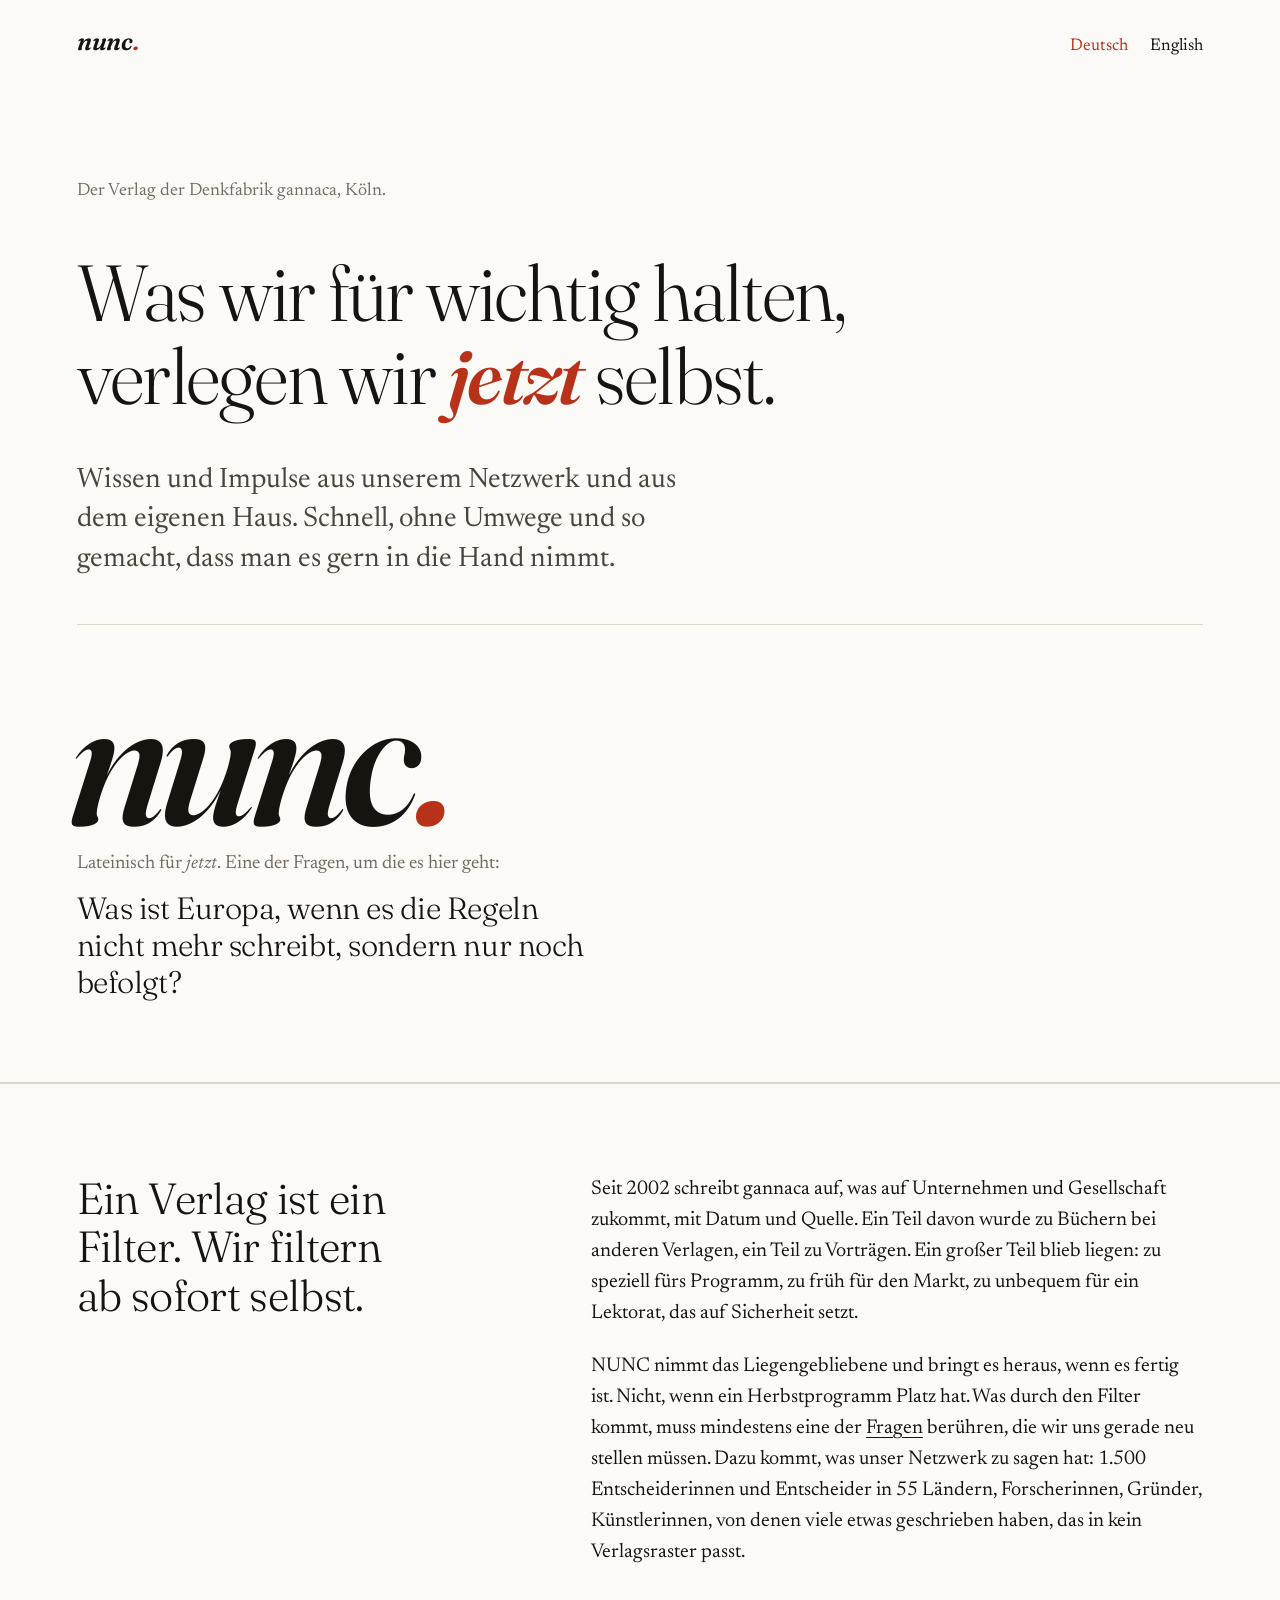
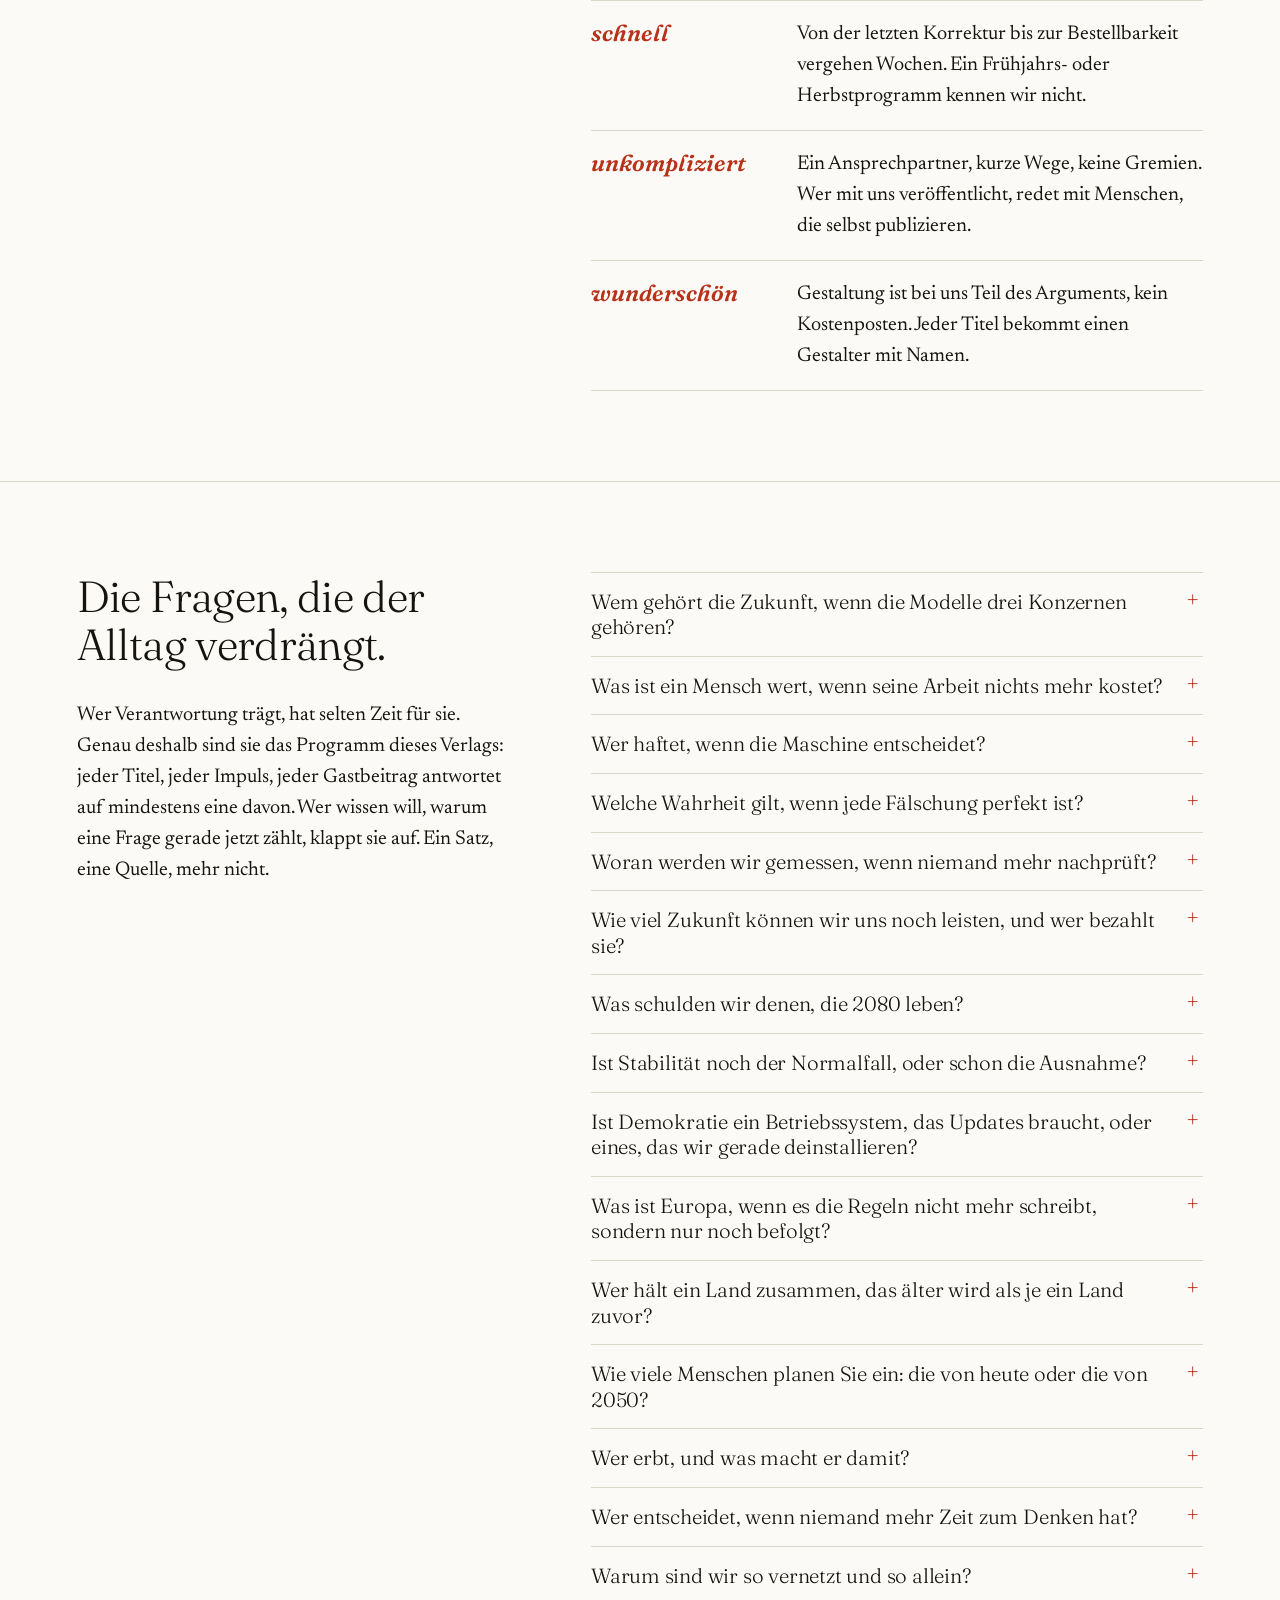
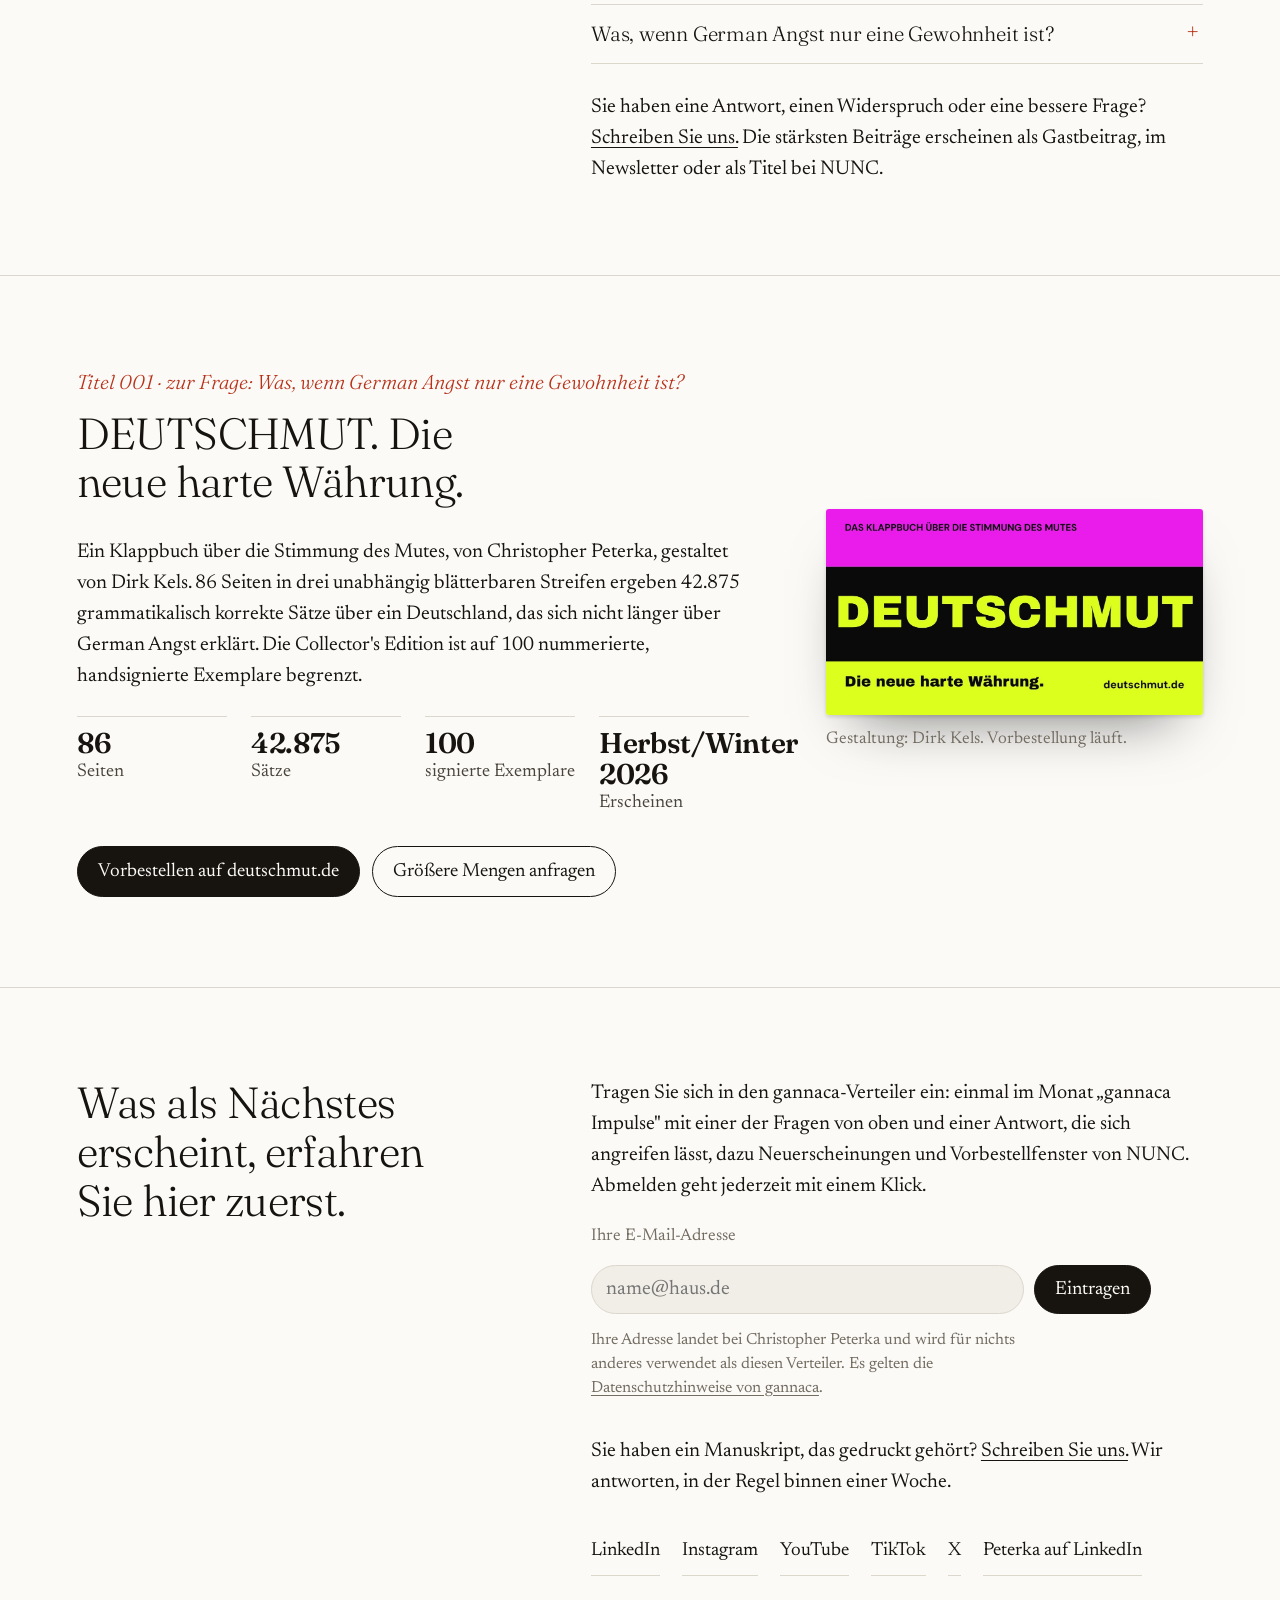
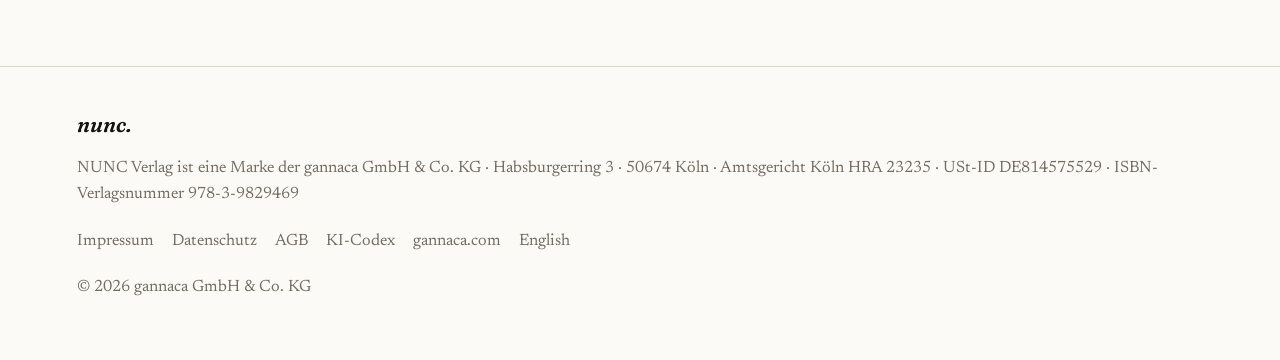
<file: index.html>
<!doctype html>
<html lang="de">
<head>
  <meta charset="utf-8">
  <meta name="viewport" content="width=device-width, initial-scale=1, viewport-fit=cover">
  <title>NUNC Verlag · Was wir für wichtig halten, verlegen wir jetzt selbst.</title>
  <meta name="description" content="NUNC ist der Verlag der Denkfabrik gannaca: Wissen und Impulse aus dem Netzwerk und aus dem eigenen Haus, schnell und schön gemacht. Erster Titel: DEUTSCHMUT.">
  <link rel="canonical" href="https://nunc.gannaca.com/">
  <link rel="alternate" hreflang="de" href="https://nunc.gannaca.com/">
  <link rel="alternate" hreflang="en" href="https://nunc.gannaca.com/en/">
  <link rel="alternate" hreflang="x-default" href="https://nunc.gannaca.com/">
  <meta name="theme-color" content="#fbfaf7" media="(prefers-color-scheme: light)">
  <meta name="theme-color" content="#121110" media="(prefers-color-scheme: dark)">
  <meta property="og:type" content="website">
  <meta property="og:site_name" content="NUNC Verlag · gannaca">
  <meta property="og:title" content="NUNC Verlag · Was wir für wichtig halten, verlegen wir jetzt selbst.">
  <meta property="og:description" content="Der Verlag der Denkfabrik gannaca. Erster Titel: DEUTSCHMUT, die neue harte Währung.">
  <meta property="og:url" content="https://nunc.gannaca.com/">
  <meta property="og:image" content="https://nunc.gannaca.com/assets/img/og.jpg">
  <meta property="og:locale" content="de_DE">
  <meta name="twitter:card" content="summary_large_image">
  <link rel="icon" href="/assets/img/favicon.svg" type="image/svg+xml">
  <link rel="preload" href="/assets/fonts/fraunces-italic-600-latin.woff2" as="font" type="font/woff2" crossorigin>
  <link rel="preload" href="/assets/fonts/fraunces-normal-300-latin.woff2" as="font" type="font/woff2" crossorigin>
  <link rel="stylesheet" href="/assets/nunc.css">
</head>
<body>
<a class="skip" href="#main">Zum Inhalt</a>

<header class="top">
  <a class="mark" href="/" aria-label="NUNC Verlag, Startseite">nunc<span>.</span></a>
  <nav aria-label="Sprache">
    <a href="/" aria-current="page" lang="de">Deutsch</a>
    <a href="/en/" lang="en">English</a>
  </nav>
</header>

<main id="main">

  <section class="hero" aria-labelledby="h1">
    <p class="kicker seq">Der Verlag der Denkfabrik gannaca, Köln.</p>
    <h1 id="h1" class="seq">Was wir für wichtig halten, verlegen wir <em>jetzt</em> selbst.</h1>
    <p class="lede seq">Wissen und Impulse aus unserem Netzwerk und aus dem eigenen Haus. Schnell, ohne Umwege und so gemacht, dass man es gern in die Hand nimmt.</p>
    <div class="nunc seq">
      <p class="word" aria-hidden="true">nunc<i>.</i></p>
      <p class="colophon">Lateinisch für <i>jetzt</i>. Eine der Fragen, um die es hier geht:</p>
      <p class="rotor" aria-live="polite"><span id="rotor">Was ist ein Mensch wert, wenn seine Arbeit nichts mehr kostet?</span></p>
    </div>
  </section>

  <section aria-labelledby="h-warum">
    <div class="two">
      <h2 id="h-warum" class="reveal">Ein Verlag ist ein Filter. Wir filtern ab sofort selbst.</h2>
      <div class="reveal">
        <p>Seit 2002 schreibt gannaca auf, was auf Unternehmen und Gesellschaft zukommt, mit Datum und Quelle. Ein Teil davon wurde zu Büchern bei anderen Verlagen, ein Teil zu Vorträgen. Ein großer Teil blieb liegen: zu speziell fürs Programm, zu früh für den Markt, zu unbequem für ein Lektorat, das auf Sicherheit setzt.</p>
        <p>NUNC nimmt das Liegengebliebene und bringt es heraus, wenn es fertig ist. Nicht, wenn ein Herbstprogramm Platz hat. Was durch den Filter kommt, muss mindestens eine der <a href="#fragen">Fragen</a> berühren, die wir uns gerade neu stellen müssen. Dazu kommt, was unser Netzwerk zu sagen hat: 1.500 Entscheiderinnen und Entscheider in 55 Ländern, Forscherinnen, Gründer, Künstlerinnen, von denen viele etwas geschrieben haben, das in kein Verlagsraster passt.</p>
        <ul class="claims">
          <li><b>schnell</b><span>Von der letzten Korrektur bis zur Bestellbarkeit vergehen Wochen. Ein Frühjahrs- oder Herbstprogramm kennen wir nicht.</span></li>
          <li><b>unkompliziert</b><span>Ein Ansprechpartner, kurze Wege, keine Gremien. Wer mit uns veröffentlicht, redet mit Menschen, die selbst publizieren.</span></li>
          <li><b>wunderschön</b><span>Gestaltung ist bei uns Teil des Arguments, kein Kostenposten. Jeder Titel bekommt einen Gestalter mit Namen.</span></li>
        </ul>
      </div>
    </div>
  </section>

  <section id="fragen" aria-labelledby="h-fragen">
    <div class="two">
      <div>
        <h2 id="h-fragen" class="reveal">Die Fragen, die der Alltag verdrängt.</h2>
        <p class="reveal">Wer Verantwortung trägt, hat selten Zeit für sie. Genau deshalb sind sie das Programm dieses Verlags: jeder Titel, jeder Impuls, jeder Gastbeitrag antwortet auf mindestens eine davon. Wer wissen will, warum eine Frage gerade jetzt zählt, klappt sie auf. Ein Satz, eine Quelle, mehr nicht.</p>
      </div>
      <div class="reveal">
        <div class="qlist">
          <details class="q">
            <summary><span>Wem gehört die Zukunft, wenn die Modelle drei Konzernen gehören?</span></summary>
            <p>Die Rechenleistung hinter den größten KI-Modellen wächst seit Jahren um das Vier- bis Fünffache pro Jahr, und nur eine Handvoll Firmen kann das noch bezahlen. <a href="https://epoch.ai/trends" target="_blank" rel="noopener">Quelle: Epoch AI, Trends</a></p>
          </details>
          <details class="q">
            <summary><span>Was ist ein Mensch wert, wenn seine Arbeit nichts mehr kostet?</span></summary>
            <p>KI-Systeme erreichen in immer mehr Benchmarks menschliche Leistung, während die Kosten pro Abfrage um Größenordnungen fallen. <a href="https://aiindex.stanford.edu/" target="_blank" rel="noopener">Quelle: Stanford AI Index</a></p>
          </details>
          <details class="q">
            <summary><span>Wer haftet, wenn die Maschine entscheidet?</span></summary>
            <p>Seit August 2026 gelten in der EU die Pflichten für Hochrisiko-KI-Systeme, und „das hat das System so vorgeschlagen“ ist keine Entschuldigung mehr. <a href="https://artificialintelligenceact.eu/" target="_blank" rel="noopener">Quelle: EU AI Act, Zeitplan</a></p>
          </details>
          <details class="q">
            <summary><span>Welche Wahrheit gilt, wenn jede Fälschung perfekt ist?</span></summary>
            <p>Das Vertrauen in Nachrichten liegt weltweit seit Jahren nur um die 40 Prozent, und die Sorge, Echtes nicht mehr von Gefälschtem unterscheiden zu können, wächst mit jeder Erhebung. <a href="https://reutersinstitute.politics.ox.ac.uk/digital-news-report" target="_blank" rel="noopener">Quelle: Reuters Institute, Digital News Report</a></p>
          </details>
          <details class="q">
            <summary><span>Woran werden wir gemessen, wenn niemand mehr nachprüft?</span></summary>
            <p>Der Global Risks Report führt Fehl- und Desinformation als größtes kurzfristiges Risiko für die Welt. <a href="https://www.weforum.org/publications/global-risks-report-2025/" target="_blank" rel="noopener">Quelle: World Economic Forum, Global Risks Report</a></p>
          </details>
          <details class="q">
            <summary><span>Wie viel Zukunft können wir uns noch leisten, und wer bezahlt sie?</span></summary>
            <p>Das verbleibende CO₂-Budget für 1,5 Grad ist beim heutigen Ausstoß in wenigen Jahren aufgebraucht. <a href="https://globalcarbonbudget.org/" target="_blank" rel="noopener">Quelle: Global Carbon Budget</a></p>
          </details>
          <details class="q">
            <summary><span>Was schulden wir denen, die 2080 leben?</span></summary>
            <p>Die Entscheidungen dieses Jahrzehnts legen Klimafolgen für Jahrhunderte fest, in beide Richtungen. <a href="https://www.ipcc.ch/report/ar6/syr/" target="_blank" rel="noopener">Quelle: IPCC, Sechster Sachstandsbericht</a></p>
          </details>
          <details class="q">
            <summary><span>Ist Stabilität noch der Normalfall, oder schon die Ausnahme?</span></summary>
            <p>Mindestens sechs von neun planetaren Grenzen sind überschritten; das System, in dem unsere Institutionen entstanden sind, gibt es so nicht mehr. <a href="https://www.stockholmresilience.org/research/planetary-boundaries.html" target="_blank" rel="noopener">Quelle: Stockholm Resilience Centre, Planetary Boundaries</a></p>
          </details>
          <details class="q">
            <summary><span>Ist Demokratie ein Betriebssystem, das Updates braucht, oder eines, das wir gerade deinstallieren?</span></summary>
            <p>Die weltweite Freiheit geht seit fast zwei Jahrzehnten Jahr für Jahr zurück. <a href="https://freedomhouse.org/report/freedom-world" target="_blank" rel="noopener">Quelle: Freedom House, Freedom in the World</a></p>
          </details>
          <details class="q">
            <summary><span>Was ist Europa, wenn es die Regeln nicht mehr schreibt, sondern nur noch befolgt?</span></summary>
            <p>In den letzten 50 Jahren ist in der EU kein einziges Unternehmen neu entstanden, das heute mehr als 100 Milliarden Euro wert ist. <a href="https://commission.europa.eu/topics/eu-competitiveness/draghi-report_en" target="_blank" rel="noopener">Quelle: Draghi-Bericht zur Wettbewerbsfähigkeit</a></p>
          </details>
          <details class="q">
            <summary><span>Wer hält ein Land zusammen, das älter wird als je ein Land zuvor?</span></summary>
            <p>Die Zahl der Menschen ab 67 in Deutschland steigt bis Mitte der 2030er um mindestens vier Millionen, während die Zahl der Erwerbsfähigen sinkt. <a href="https://www.destatis.de/DE/Themen/Gesellschaft-Umwelt/Bevoelkerung/Bevoelkerungsvorausberechnung/_inhalt.html" target="_blank" rel="noopener">Quelle: Statistisches Bundesamt, Bevölkerungsvorausberechnung</a></p>
          </details>
          <details class="q">
            <summary><span>Wie viele Menschen planen Sie ein: die von heute oder die von 2050?</span></summary>
            <p>Die Weltbevölkerung wächst noch bis in die 2080er auf rund 10,3 Milliarden und schrumpft danach; Deutschland schrumpft früher. <a href="https://population.un.org/wpp/" target="_blank" rel="noopener">Quelle: UN World Population Prospects</a></p>
          </details>
          <details class="q">
            <summary><span>Wer erbt, und was macht er damit?</span></summary>
            <p>In Deutschland wechseln jedes Jahr bis zu 400 Milliarden Euro durch Erbschaft und Schenkung den Besitzer, so viel wie nie zuvor. <a href="https://www.diw.de/de/diw_01.c.100319.de/publikationen/wochenbericht.html" target="_blank" rel="noopener">Quelle: DIW Wochenbericht</a></p>
          </details>
          <details class="q">
            <summary><span>Wer entscheidet, wenn niemand mehr Zeit zum Denken hat?</span></summary>
            <p>Weltweit fühlt sich nur etwa jeder fünfte Beschäftigte seiner Arbeit verbunden; Entscheidungen fallen in Organisationen, die innerlich abwesend sind. <a href="https://www.gallup.com/workplace/349484/state-of-the-global-workplace.aspx" target="_blank" rel="noopener">Quelle: Gallup, State of the Global Workplace</a></p>
          </details>
          <details class="q">
            <summary><span>Warum sind wir so vernetzt und so allein?</span></summary>
            <p>Die WHO hat eine eigene Kommission für soziale Verbundenheit eingesetzt, weil Einsamkeit inzwischen als Gesundheitsrisiko in der Größenordnung des Rauchens gilt. <a href="https://www.who.int/groups/commission-on-social-connection" target="_blank" rel="noopener">Quelle: WHO Commission on Social Connection</a></p>
          </details>
          <details class="q">
            <summary><span>Was, wenn German Angst nur eine Gewohnheit ist?</span></summary>
            <p>Seit 2002 sind 139 von 330 datierten Foresight-Aussagen öffentlich eingetreten; Zukunft ist kein Schicksal, sie ist Buchführung. <a href="https://foresight.gannaca.com/" target="_blank" rel="noopener">Quelle: gannaca Foresight-Tracker</a></p>
          </details>
        </div>
        <p class="qcta">Sie haben eine Antwort, einen Widerspruch oder eine bessere Frage? <a href="mailto:peterka@gannaca.com?subject=NUNC%20%C2%B7%20Frage">Schreiben Sie uns.</a> Die stärksten Beiträge erscheinen als Gastbeitrag, im Newsletter oder als Titel bei NUNC.</p>
      </div>
    </div>
  </section>

  <section aria-labelledby="h-titel">
    <div class="title-block">
      <div class="reveal">
        <p class="ordinal">Titel 001 · zur Frage: Was, wenn German Angst nur eine Gewohnheit ist?</p>
        <h2 id="h-titel">DEUTSCHMUT. Die neue harte Währung.</h2>
        <p>Ein Klappbuch über die Stimmung des Mutes, von Christopher Peterka, gestaltet von Dirk Kels. 86 Seiten in drei unabhängig blätterbaren Streifen ergeben 42.875 grammatikalisch korrekte Sätze über ein Deutschland, das sich nicht länger über German Angst erklärt. Die Collector's Edition ist auf 100 nummerierte, handsignierte Exemplare begrenzt.</p>
        <ul class="facts" aria-label="Eckdaten">
          <li><strong>86</strong>Seiten</li>
          <li><strong>42.875</strong>Sätze</li>
          <li><strong>100</strong>signierte Exemplare</li>
          <li><strong>Herbst/Winter 2026</strong>Erscheinen</li>
        </ul>
        <div class="actions">
          <a class="btn" href="https://www.deutschmut.de" target="_blank" rel="noopener">Vorbestellen auf deutschmut.de</a>
          <a class="btn ghost" href="mailto:peterka@gannaca.com?subject=DEUTSCHMUT%20%C2%B7%20gr%C3%B6%C3%9Fere%20Mengen">Größere Mengen anfragen</a>
        </div>
      </div>
      <figure class="cover reveal">
        <a href="https://www.deutschmut.de" target="_blank" rel="noopener"><img src="/assets/img/deutschmut_cover.jpg" width="1200" height="655" alt="Cover von DEUTSCHMUT, Die neue harte Währung, ein Klappbuch von Christopher Peterka" loading="lazy" decoding="async"></a>
        <figcaption>Gestaltung: Dirk Kels. Vorbestellung läuft.</figcaption>
      </figure>
    </div>
  </section>

  <section aria-labelledby="h-nl">
    <div class="two">
      <h2 id="h-nl" class="reveal">Was als Nächstes erscheint, erfahren Sie hier zuerst.</h2>
      <div class="reveal">
        <p>Tragen Sie sich in den gannaca-Verteiler ein: einmal im Monat „gannaca Impulse" mit einer der Fragen von oben und einer Antwort, die sich angreifen lässt, dazu Neuerscheinungen und Vorbestellfenster von NUNC. Abmelden geht jederzeit mit einem Klick.</p>
        <form class="nl" name="newsletter" method="POST" action="/danke/" data-netlify="true" netlify-honeypot="bot-field">
          <input type="hidden" name="form-name" value="newsletter">
          <input type="hidden" name="source" value="nunc.gannaca.com">
          <input type="hidden" name="language" value="de">
          <p class="hp" aria-hidden="true"><label>Bitte leer lassen: <input name="bot-field" tabindex="-1" autocomplete="off"></label></p>
          <label for="email">Ihre E-Mail-Adresse</label>
          <div class="row">
            <input id="email" type="email" name="email" inputmode="email" autocomplete="email" required placeholder="name@haus.de">
            <button class="btn" type="submit">Eintragen</button>
          </div>
          <small>Ihre Adresse landet bei Christopher Peterka und wird für nichts anderes verwendet als diesen Verteiler. Es gelten die <a href="https://gannaca.com/datenschutz/">Datenschutzhinweise von gannaca</a>.</small>
        </form>
        <p style="margin-top:36px">Sie haben ein Manuskript, das gedruckt gehört? <a href="mailto:peterka@gannaca.com?subject=NUNC%20%C2%B7%20Manuskript">Schreiben Sie uns.</a> Wir antworten, in der Regel binnen einer Woche.</p>
        <ul class="socials" aria-label="gannaca in den sozialen Netzwerken">
          <li><a href="https://de.linkedin.com/company/gannaca-global-think-tank-group" target="_blank" rel="noopener">LinkedIn</a></li>
          <li><a href="https://www.instagram.com/gannacathinktank/" target="_blank" rel="noopener">Instagram</a></li>
          <li><a href="https://www.youtube.com/@gannaca6821" target="_blank" rel="noopener">YouTube</a></li>
          <li><a href="https://www.tiktok.com/@gannaca" target="_blank" rel="noopener">TikTok</a></li>
          <li><a href="https://x.com/c_peterka" target="_blank" rel="noopener">X</a></li>
          <li><a href="https://www.linkedin.com/in/christopherpeterka/" target="_blank" rel="noopener">Peterka auf LinkedIn</a></li>
        </ul>
      </div>
    </div>
  </section>

</main>

<footer>
  <div class="mark">nunc.</div>
  <div>NUNC Verlag ist eine Marke der gannaca GmbH &amp; Co. KG · Habsburgerring 3 · 50674 Köln · Amtsgericht Köln HRA 23235 · USt-ID DE814575529 · ISBN-Verlagsnummer 978-3-9829469</div>
  <div class="legal">
    <a href="https://gannaca.com/impressum/">Impressum</a>
    <a href="https://gannaca.com/datenschutz/">Datenschutz</a>
    <a href="https://gannaca.com/agb/">AGB</a>
    <a href="https://gannaca.com/ki-codex/">KI-Codex</a>
    <a href="https://gannaca.com/">gannaca.com</a>
    <a href="/en/" lang="en">English</a>
  </div>
  <div>© 2026 gannaca GmbH &amp; Co. KG</div>
</footer>

<script>
(function () {
  var reduce = window.matchMedia('(prefers-reduced-motion: reduce)').matches;
  var rotor = document.getElementById('rotor');
  var qs = Array.prototype.map.call(document.querySelectorAll('.qlist details summary span'), function (n) { return n.textContent; });
  if (rotor && qs.length && !reduce) {
    var i = Math.floor(Math.random() * qs.length); rotor.textContent = qs[i];
    setInterval(function () {
      rotor.classList.add('out');
      setTimeout(function () { i = (i + 1) % qs.length; rotor.textContent = qs[i]; rotor.classList.remove('out'); }, 420);
    }, 7000);
  }
  var items = document.querySelectorAll('.reveal');
  if (reduce || !('IntersectionObserver' in window)) { return; }
  items.forEach(function (n) { n.classList.add('pre'); });
  var io = new IntersectionObserver(function (entries) {
    entries.forEach(function (e, i) {
      if (e.isIntersecting) { setTimeout(function () { e.target.classList.remove('pre'); e.target.classList.add('in'); }, (i % 3) * 90); io.unobserve(e.target); }
    });
  }, { rootMargin: '0px 0px -10% 0px', threshold: 0.12 });
  items.forEach(function (n) { io.observe(n); });
})();
</script>
</body>
</html>
</file>
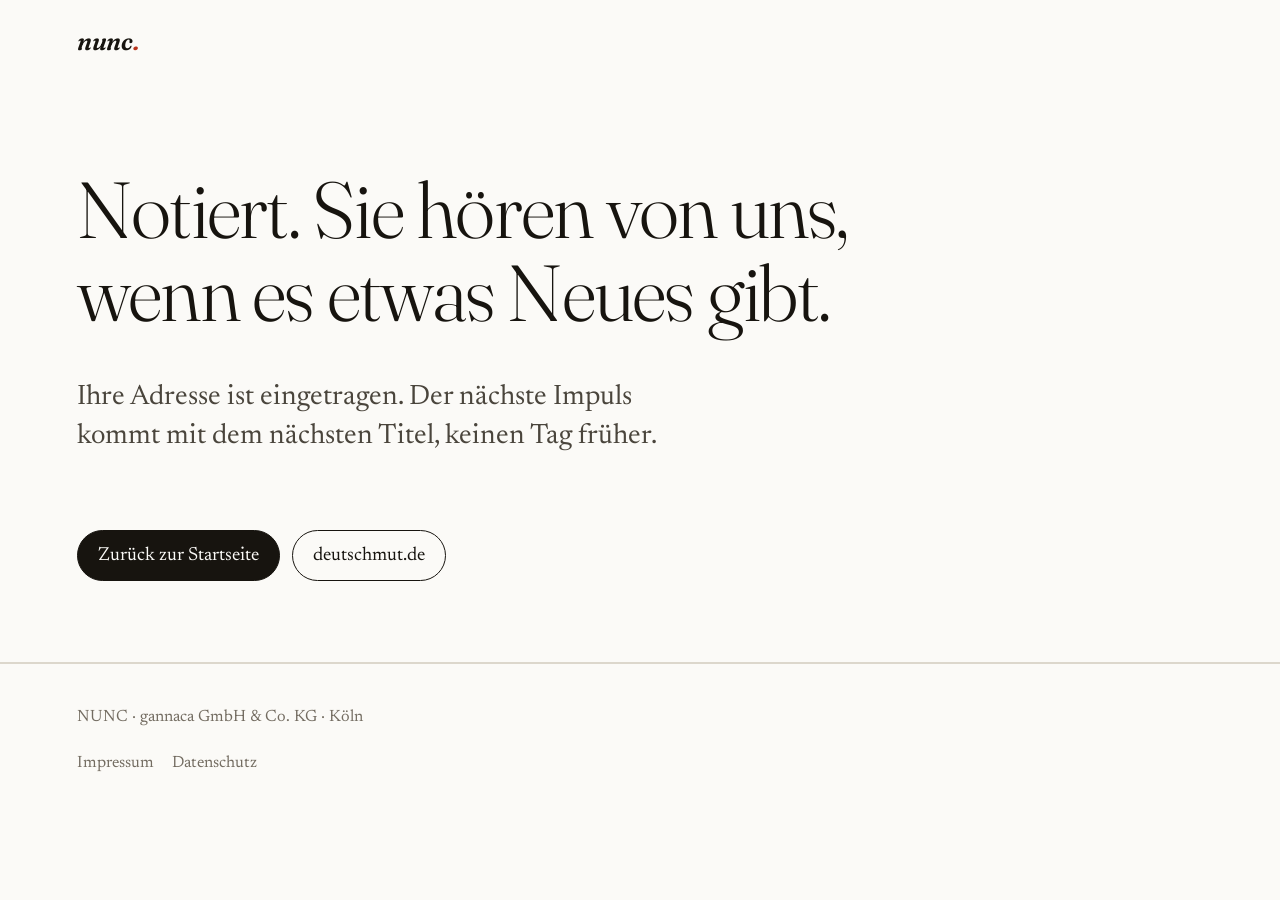
<file: danke/index.html>
<!doctype html>
<html lang="de">
<head>
<meta charset="utf-8"><meta name="viewport" content="width=device-width, initial-scale=1">
<title>Danke · NUNC</title><meta name="robots" content="noindex">
<link rel="icon" href="/assets/img/favicon.svg" type="image/svg+xml">
<link rel="stylesheet" href="/assets/nunc.css">
</head>
<body>
<header class="top"><a class="mark" href="/">nunc<span>.</span></a></header>
<main id="main">
<section class="hero">
  <h1 class="seq">Notiert. Sie hören von uns, wenn es etwas Neues gibt.</h1>
  <p class="lede seq">Ihre Adresse ist eingetragen. Der nächste Impuls kommt mit dem nächsten Titel, keinen Tag früher.</p>
  <div class="actions seq"><a class="btn" href="/">Zurück zur Startseite</a><a class="btn ghost" href="https://www.deutschmut.de" target="_blank" rel="noopener">deutschmut.de</a></div>
</section>
</main>
<footer><div>NUNC · gannaca GmbH &amp; Co. KG · Köln</div><div class="legal"><a href="https://gannaca.com/impressum/">Impressum</a><a href="https://gannaca.com/datenschutz/">Datenschutz</a></div></footer>
</body></html>
</file>
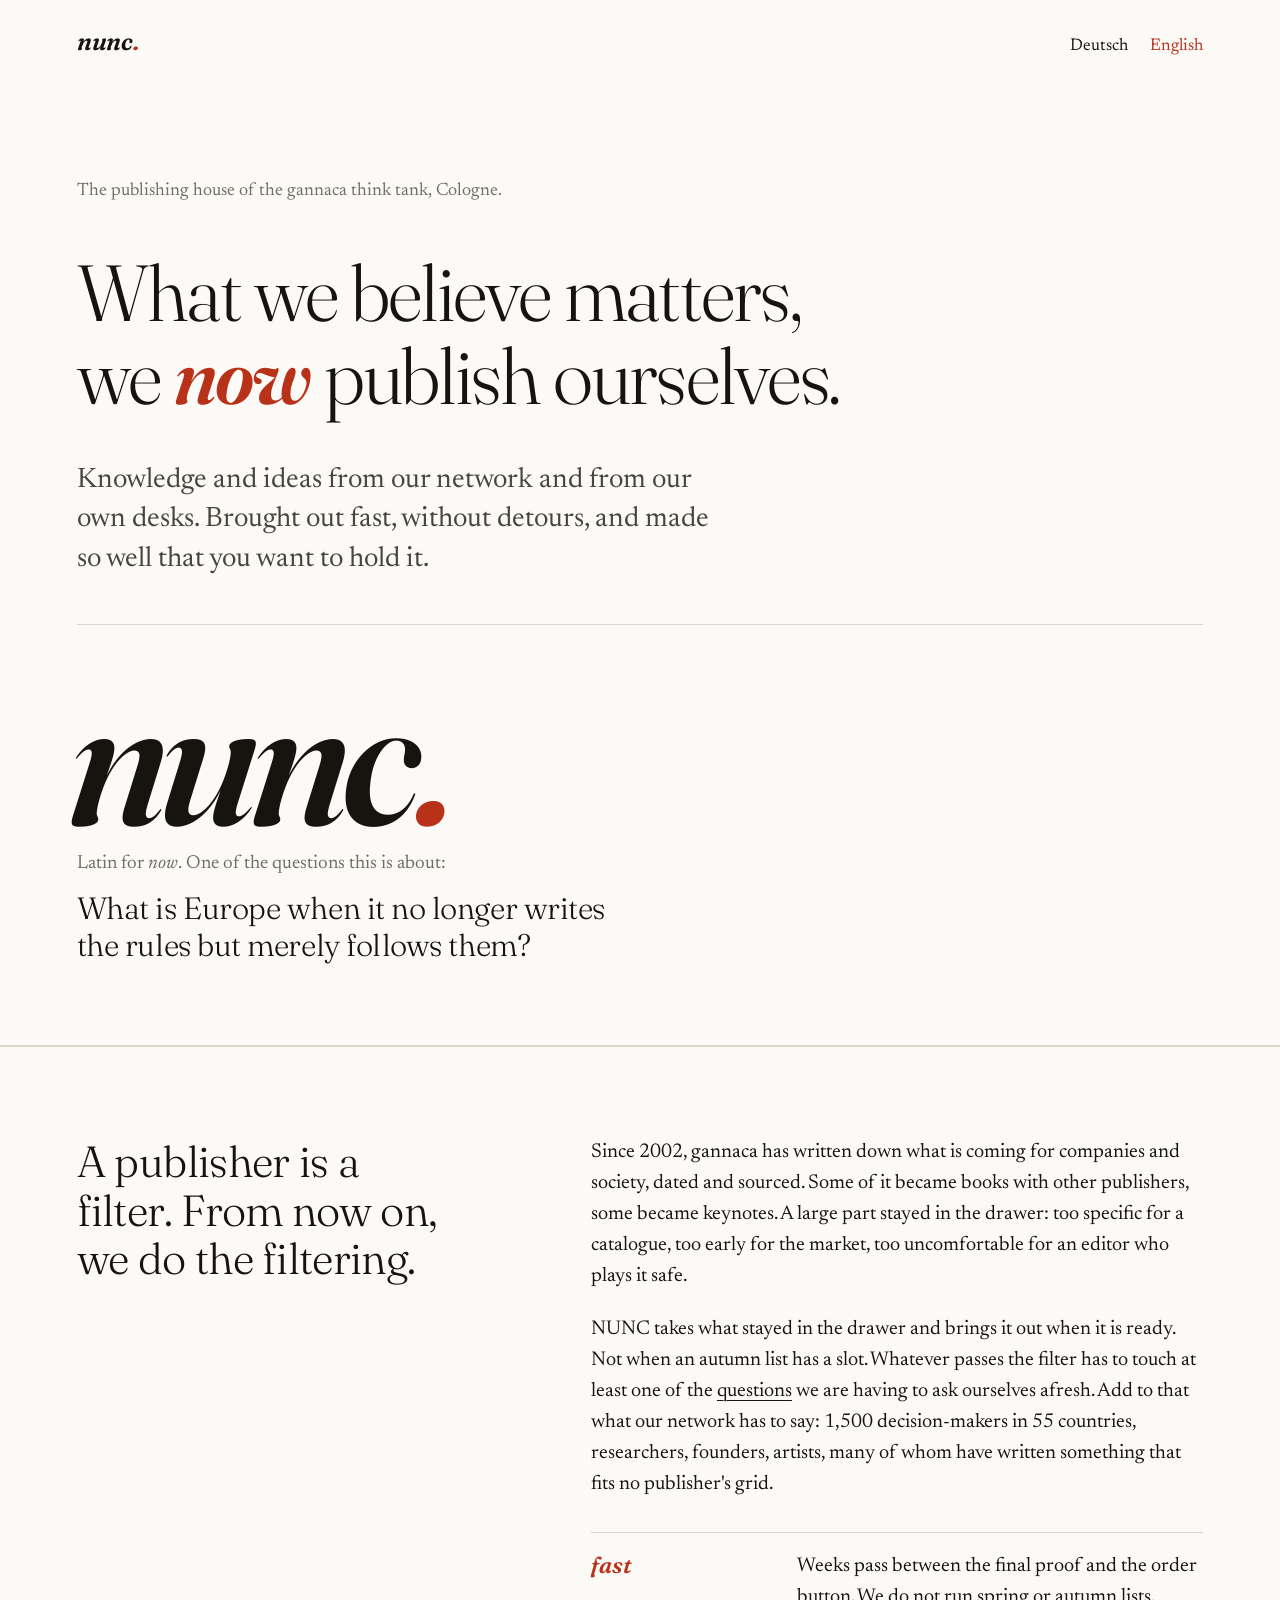
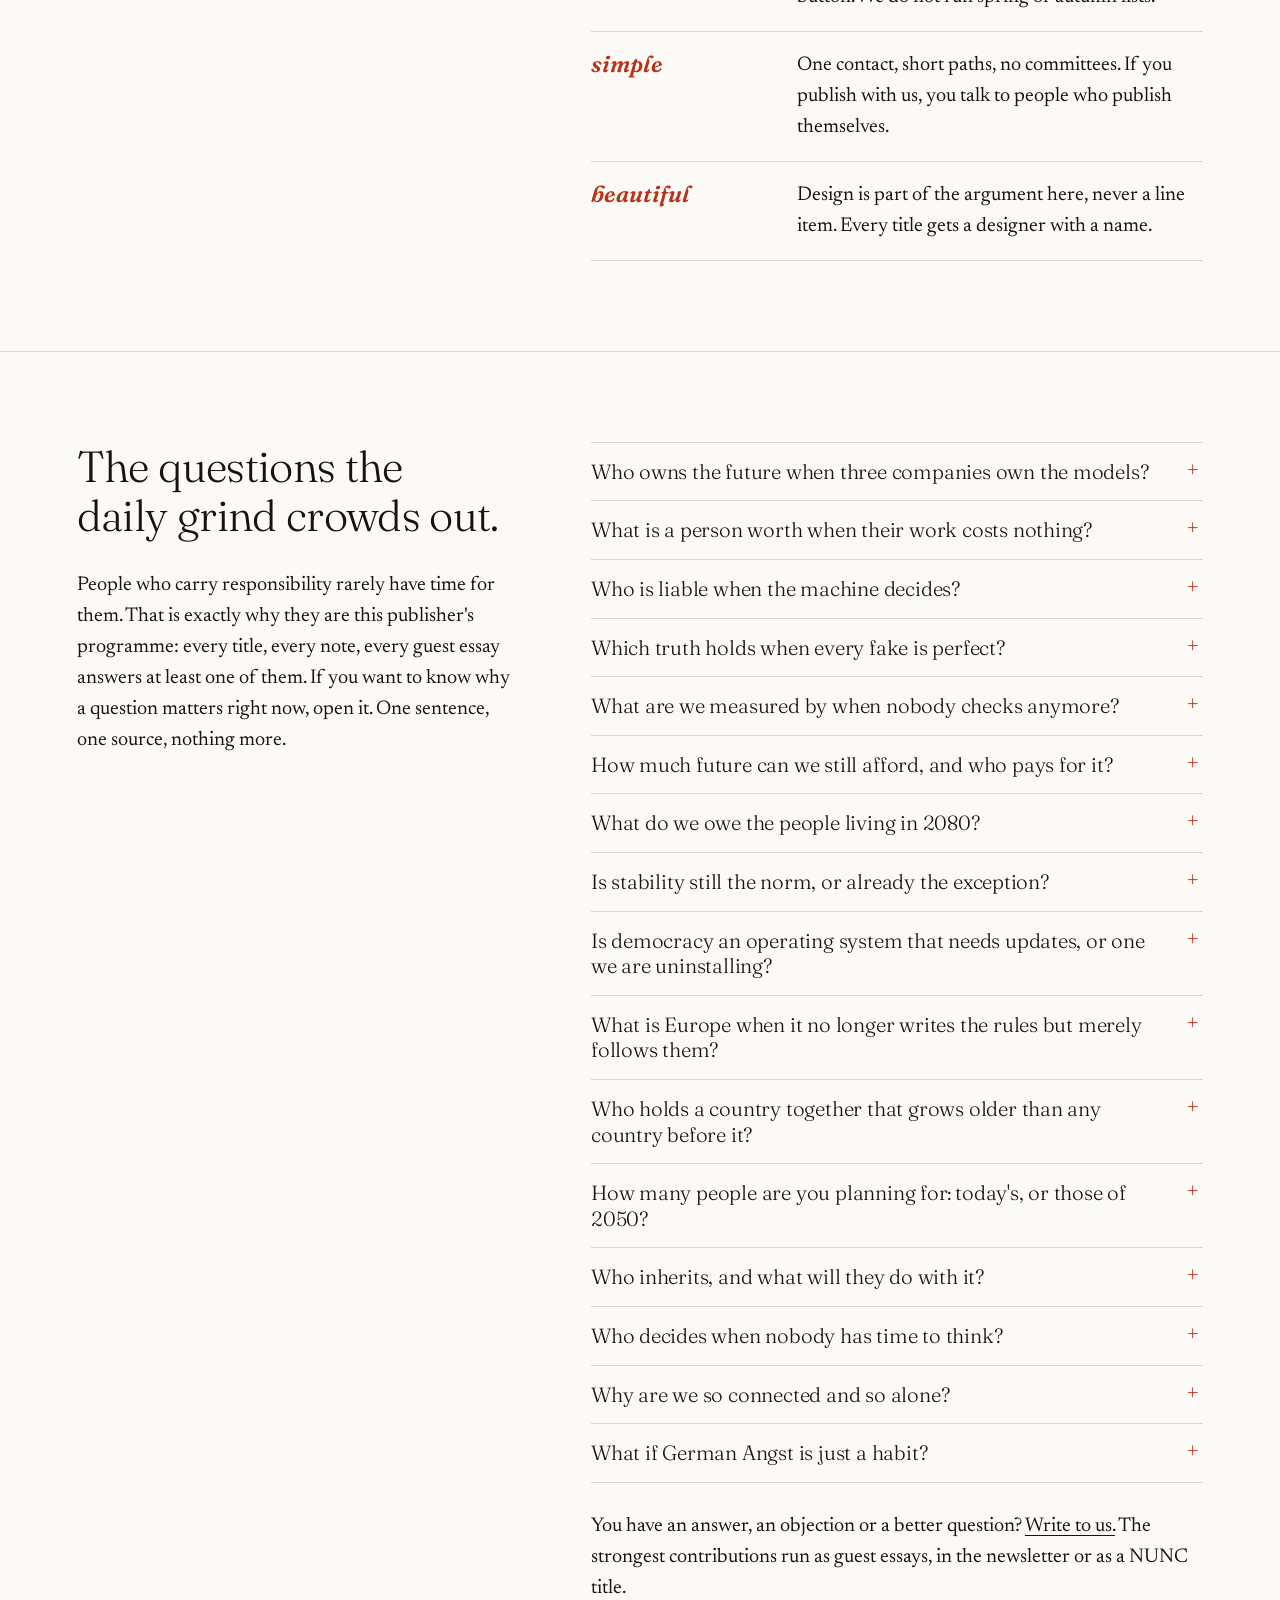
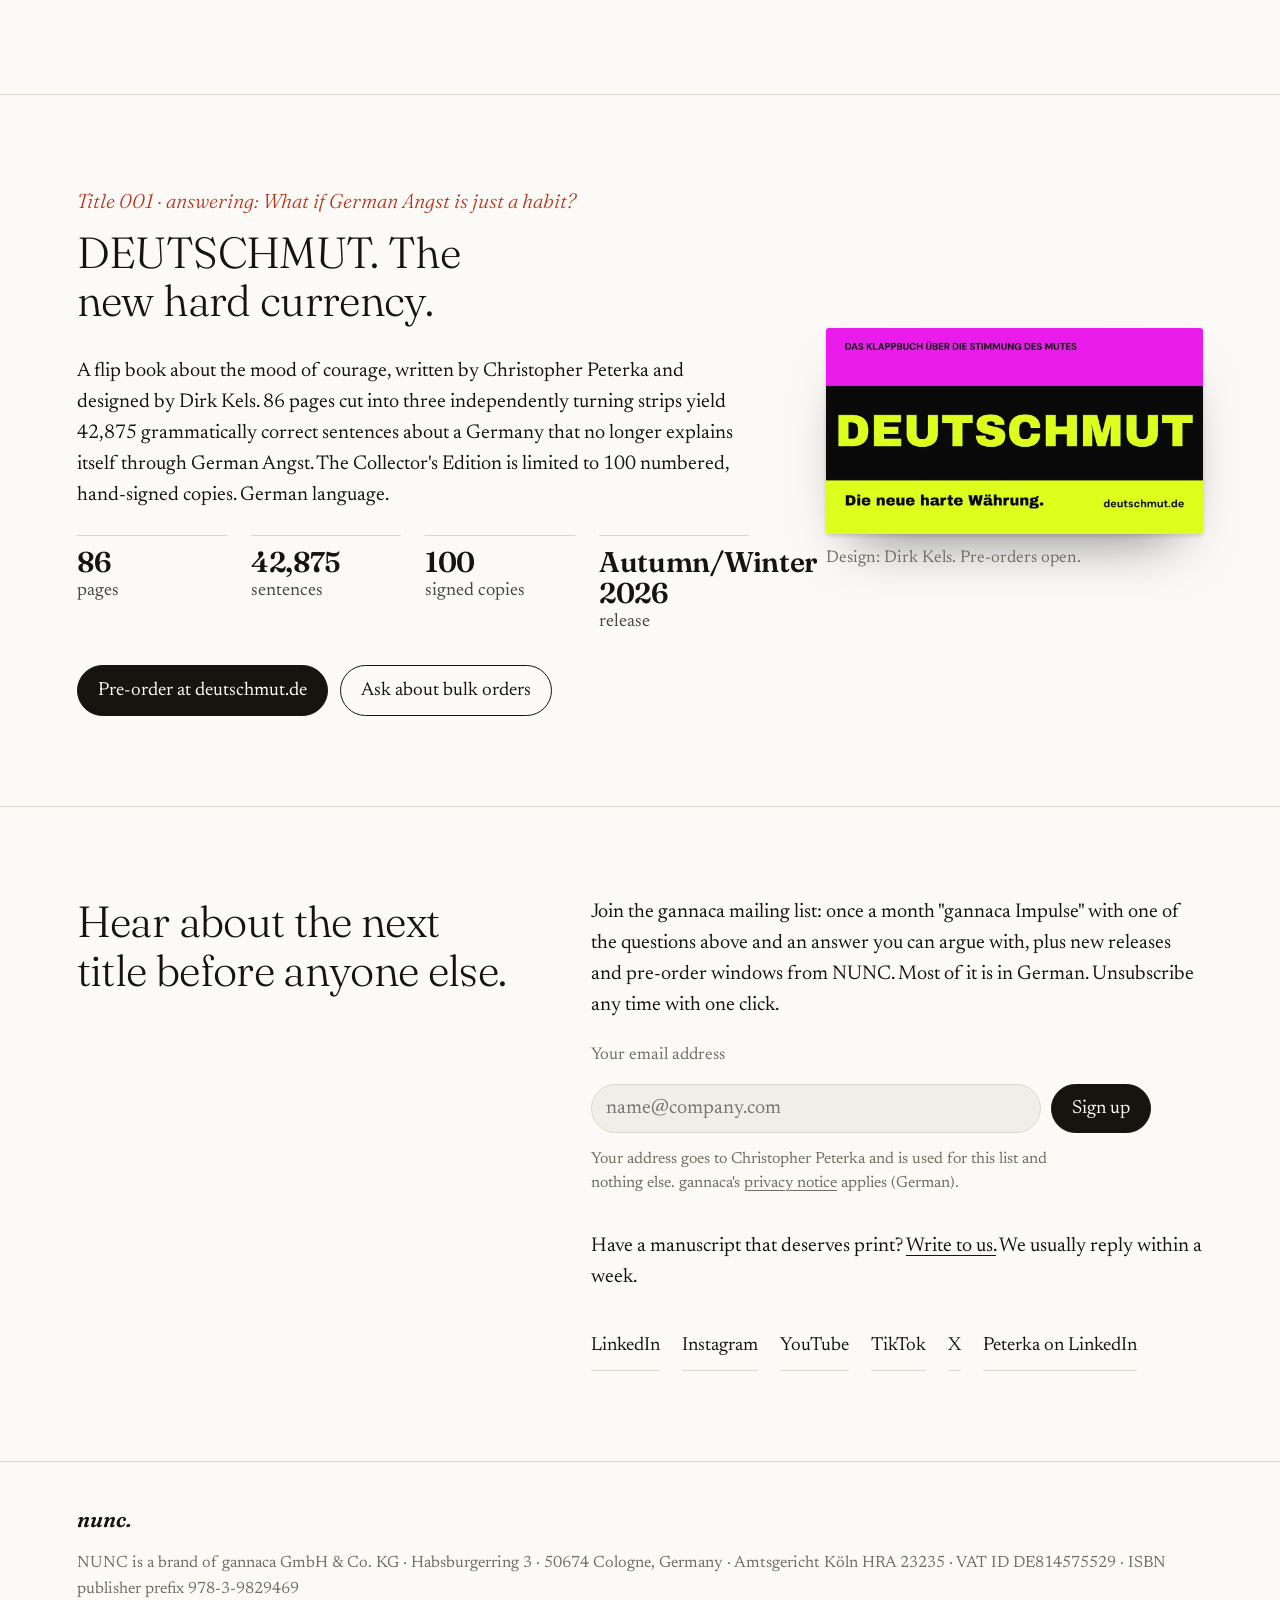
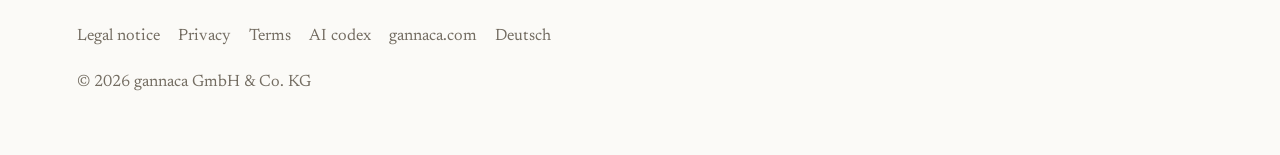
<file: en/index.html>
<!doctype html>
<html lang="en">
<head>
  <meta charset="utf-8">
  <meta name="viewport" content="width=device-width, initial-scale=1, viewport-fit=cover">
  <title>NUNC · What we believe matters, we now publish ourselves.</title>
  <meta name="description" content="NUNC is the publishing house of the gannaca think tank: knowledge and ideas from our network and our own desks, brought out fast and made beautifully. First title: DEUTSCHMUT.">
  <link rel="canonical" href="https://nunc.gannaca.com/en/">
  <link rel="alternate" hreflang="de" href="https://nunc.gannaca.com/">
  <link rel="alternate" hreflang="en" href="https://nunc.gannaca.com/en/">
  <link rel="alternate" hreflang="x-default" href="https://nunc.gannaca.com/">
  <meta name="theme-color" content="#fbfaf7" media="(prefers-color-scheme: light)">
  <meta name="theme-color" content="#121110" media="(prefers-color-scheme: dark)">
  <meta property="og:type" content="website">
  <meta property="og:site_name" content="NUNC · gannaca">
  <meta property="og:title" content="NUNC · What we believe matters, we now publish ourselves.">
  <meta property="og:description" content="The publishing house of the gannaca think tank. First title: DEUTSCHMUT, the new hard currency.">
  <meta property="og:url" content="https://nunc.gannaca.com/en/">
  <meta property="og:image" content="https://nunc.gannaca.com/assets/img/og.jpg">
  <meta property="og:locale" content="en_GB">
  <meta name="twitter:card" content="summary_large_image">
  <link rel="icon" href="/assets/img/favicon.svg" type="image/svg+xml">
  <link rel="preload" href="/assets/fonts/fraunces-italic-600-latin.woff2" as="font" type="font/woff2" crossorigin>
  <link rel="preload" href="/assets/fonts/fraunces-normal-300-latin.woff2" as="font" type="font/woff2" crossorigin>
  <link rel="stylesheet" href="/assets/nunc.css">
</head>
<body>
<a class="skip" href="#main">Skip to content</a>

<header class="top">
  <a class="mark" href="/en/" aria-label="NUNC, home">nunc<span>.</span></a>
  <nav aria-label="Language">
    <a href="/" lang="de">Deutsch</a>
    <a href="/en/" aria-current="page" lang="en">English</a>
  </nav>
</header>

<main id="main">

  <section class="hero" aria-labelledby="h1">
    <p class="kicker seq">The publishing house of the gannaca think tank, Cologne.</p>
    <h1 id="h1" class="seq">What we believe matters, we <em>now</em> publish ourselves.</h1>
    <p class="lede seq">Knowledge and ideas from our network and from our own desks. Brought out fast, without detours, and made so well that you want to hold it.</p>
    <div class="nunc seq">
      <p class="word" aria-hidden="true">nunc<i>.</i></p>
      <p class="colophon">Latin for <i>now</i>. One of the questions this is about:</p>
      <p class="rotor" aria-live="polite"><span id="rotor">What is a person worth when their work costs nothing?</span></p>
    </div>
  </section>

  <section aria-labelledby="h-why">
    <div class="two">
      <h2 id="h-why" class="reveal">A publisher is a filter. From now on, we do the filtering.</h2>
      <div class="reveal">
        <p>Since 2002, gannaca has written down what is coming for companies and society, dated and sourced. Some of it became books with other publishers, some became keynotes. A large part stayed in the drawer: too specific for a catalogue, too early for the market, too uncomfortable for an editor who plays it safe.</p>
        <p>NUNC takes what stayed in the drawer and brings it out when it is ready. Not when an autumn list has a slot. Whatever passes the filter has to touch at least one of the <a href="#questions">questions</a> we are having to ask ourselves afresh. Add to that what our network has to say: 1,500 decision-makers in 55 countries, researchers, founders, artists, many of whom have written something that fits no publisher's grid.</p>
        <ul class="claims">
          <li><b>fast</b><span>Weeks pass between the final proof and the order button. We do not run spring or autumn lists.</span></li>
          <li><b>simple</b><span>One contact, short paths, no committees. If you publish with us, you talk to people who publish themselves.</span></li>
          <li><b>beautiful</b><span>Design is part of the argument here, never a line item. Every title gets a designer with a name.</span></li>
        </ul>
      </div>
    </div>
  </section>

  <section id="questions" aria-labelledby="h-questions">
    <div class="two">
      <div>
        <h2 id="h-questions" class="reveal">The questions the daily grind crowds out.</h2>
        <p class="reveal">People who carry responsibility rarely have time for them. That is exactly why they are this publisher's programme: every title, every note, every guest essay answers at least one of them. If you want to know why a question matters right now, open it. One sentence, one source, nothing more.</p>
      </div>
      <div class="reveal">
        <div class="qlist">
          <details class="q">
            <summary><span>Who owns the future when three companies own the models?</span></summary>
            <p>The compute behind the largest AI models has grown four- to fivefold per year for years, and only a handful of companies can still pay for it. <a href="https://epoch.ai/trends" target="_blank" rel="noopener">Source: Epoch AI, Trends</a></p>
          </details>
          <details class="q">
            <summary><span>What is a person worth when their work costs nothing?</span></summary>
            <p>AI systems match human performance on more benchmarks every year while the cost per query falls by orders of magnitude. <a href="https://aiindex.stanford.edu/" target="_blank" rel="noopener">Source: Stanford AI Index</a></p>
          </details>
          <details class="q">
            <summary><span>Who is liable when the machine decides?</span></summary>
            <p>Since August 2026 the EU&#x27;s obligations for high-risk AI systems apply, and &quot;the system suggested it&quot; no longer counts as an excuse. <a href="https://artificialintelligenceact.eu/" target="_blank" rel="noopener">Source: EU AI Act, timeline</a></p>
          </details>
          <details class="q">
            <summary><span>Which truth holds when every fake is perfect?</span></summary>
            <p>Trust in news has hovered around 40 percent worldwide for years, and the worry about telling real from fake grows with every survey. <a href="https://reutersinstitute.politics.ox.ac.uk/digital-news-report" target="_blank" rel="noopener">Source: Reuters Institute, Digital News Report</a></p>
          </details>
          <details class="q">
            <summary><span>What are we measured by when nobody checks anymore?</span></summary>
            <p>The Global Risks Report lists mis- and disinformation as the world&#x27;s top short-term risk. <a href="https://www.weforum.org/publications/global-risks-report-2025/" target="_blank" rel="noopener">Source: World Economic Forum, Global Risks Report</a></p>
          </details>
          <details class="q">
            <summary><span>How much future can we still afford, and who pays for it?</span></summary>
            <p>At today&#x27;s emissions the remaining carbon budget for 1.5 degrees is used up within a few years. <a href="https://globalcarbonbudget.org/" target="_blank" rel="noopener">Source: Global Carbon Budget</a></p>
          </details>
          <details class="q">
            <summary><span>What do we owe the people living in 2080?</span></summary>
            <p>The decisions of this decade lock in climate consequences for centuries, in either direction. <a href="https://www.ipcc.ch/report/ar6/syr/" target="_blank" rel="noopener">Source: IPCC, Sixth Assessment Report</a></p>
          </details>
          <details class="q">
            <summary><span>Is stability still the norm, or already the exception?</span></summary>
            <p>At least six of nine planetary boundaries have been crossed; the system our institutions were built for no longer exists in that form. <a href="https://www.stockholmresilience.org/research/planetary-boundaries.html" target="_blank" rel="noopener">Source: Stockholm Resilience Centre, Planetary Boundaries</a></p>
          </details>
          <details class="q">
            <summary><span>Is democracy an operating system that needs updates, or one we are uninstalling?</span></summary>
            <p>Global freedom has declined year after year for almost two decades. <a href="https://freedomhouse.org/report/freedom-world" target="_blank" rel="noopener">Source: Freedom House, Freedom in the World</a></p>
          </details>
          <details class="q">
            <summary><span>What is Europe when it no longer writes the rules but merely follows them?</span></summary>
            <p>In the last 50 years not a single company worth more than 100 billion euros today has been founded from scratch in the EU. <a href="https://commission.europa.eu/topics/eu-competitiveness/draghi-report_en" target="_blank" rel="noopener">Source: Draghi report on EU competitiveness</a></p>
          </details>
          <details class="q">
            <summary><span>Who holds a country together that grows older than any country before it?</span></summary>
            <p>The number of people aged 67 and over in Germany rises by at least four million by the mid-2030s while the working-age population shrinks. <a href="https://www.destatis.de/DE/Themen/Gesellschaft-Umwelt/Bevoelkerung/Bevoelkerungsvorausberechnung/_inhalt.html" target="_blank" rel="noopener">Source: Federal Statistical Office, population projection</a></p>
          </details>
          <details class="q">
            <summary><span>How many people are you planning for: today&#x27;s, or those of 2050?</span></summary>
            <p>World population keeps growing into the 2080s to about 10.3 billion and then declines; Germany declines earlier. <a href="https://population.un.org/wpp/" target="_blank" rel="noopener">Source: UN World Population Prospects</a></p>
          </details>
          <details class="q">
            <summary><span>Who inherits, and what will they do with it?</span></summary>
            <p>Up to 400 billion euros change hands in Germany every year through inheritance and gifts, more than ever before. <a href="https://www.diw.de/de/diw_01.c.100319.de/publikationen/wochenbericht.html" target="_blank" rel="noopener">Source: DIW Weekly Report</a></p>
          </details>
          <details class="q">
            <summary><span>Who decides when nobody has time to think?</span></summary>
            <p>Only about one in five employees worldwide feels engaged at work; decisions are made in organisations that are inwardly absent. <a href="https://www.gallup.com/workplace/349484/state-of-the-global-workplace.aspx" target="_blank" rel="noopener">Source: Gallup, State of the Global Workplace</a></p>
          </details>
          <details class="q">
            <summary><span>Why are we so connected and so alone?</span></summary>
            <p>The WHO set up its own Commission on Social Connection because loneliness now counts as a health risk on the scale of smoking. <a href="https://www.who.int/groups/commission-on-social-connection" target="_blank" rel="noopener">Source: WHO Commission on Social Connection</a></p>
          </details>
          <details class="q">
            <summary><span>What if German Angst is just a habit?</span></summary>
            <p>Since 2002, 139 of 330 dated foresight calls have publicly come true; the future is not fate, it is bookkeeping. <a href="https://foresight.gannaca.com/" target="_blank" rel="noopener">Source: gannaca foresight tracker</a></p>
          </details>
        </div>
        <p class="qcta">You have an answer, an objection or a better question? <a href="mailto:peterka@gannaca.com?subject=NUNC%20%C2%B7%20Question">Write to us.</a> The strongest contributions run as guest essays, in the newsletter or as a NUNC title.</p>
      </div>
    </div>
  </section>

  <section aria-labelledby="h-title">
    <div class="title-block">
      <div class="reveal">
        <p class="ordinal">Title 001 · answering: What if German Angst is just a habit?</p>
        <h2 id="h-title">DEUTSCHMUT. The new hard currency.</h2>
        <p>A flip book about the mood of courage, written by Christopher Peterka and designed by Dirk Kels. 86 pages cut into three independently turning strips yield 42,875 grammatically correct sentences about a Germany that no longer explains itself through German Angst. The Collector's Edition is limited to 100 numbered, hand-signed copies. German language.</p>
        <ul class="facts" aria-label="Key facts">
          <li><strong>86</strong>pages</li>
          <li><strong>42,875</strong>sentences</li>
          <li><strong>100</strong>signed copies</li>
          <li><strong>Autumn/Winter 2026</strong>release</li>
        </ul>
        <div class="actions">
          <a class="btn" href="https://www.deutschmut.de" target="_blank" rel="noopener" hreflang="de">Pre-order at deutschmut.de</a>
          <a class="btn ghost" href="mailto:peterka@gannaca.com?subject=DEUTSCHMUT%20%C2%B7%20bulk%20order">Ask about bulk orders</a>
        </div>
      </div>
      <figure class="cover reveal">
        <a href="https://www.deutschmut.de" target="_blank" rel="noopener"><img src="/assets/img/deutschmut_cover.jpg" width="1200" height="655" alt="Cover of DEUTSCHMUT, the new hard currency, a flip book by Christopher Peterka" loading="lazy" decoding="async"></a>
        <figcaption>Design: Dirk Kels. Pre-orders open.</figcaption>
      </figure>
    </div>
  </section>

  <section aria-labelledby="h-nl">
    <div class="two">
      <h2 id="h-nl" class="reveal">Hear about the next title before anyone else.</h2>
      <div class="reveal">
        <p>Join the gannaca mailing list: once a month "gannaca Impulse" with one of the questions above and an answer you can argue with, plus new releases and pre-order windows from NUNC. Most of it is in German. Unsubscribe any time with one click.</p>
        <form class="nl" name="newsletter" method="POST" action="/en/thanks/" data-netlify="true" netlify-honeypot="bot-field">
          <input type="hidden" name="form-name" value="newsletter">
          <input type="hidden" name="source" value="nunc.gannaca.com">
          <input type="hidden" name="language" value="en">
          <p class="hp" aria-hidden="true"><label>Leave this empty: <input name="bot-field" tabindex="-1" autocomplete="off"></label></p>
          <label for="email">Your email address</label>
          <div class="row">
            <input id="email" type="email" name="email" inputmode="email" autocomplete="email" required placeholder="name@company.com">
            <button class="btn" type="submit">Sign up</button>
          </div>
          <small>Your address goes to Christopher Peterka and is used for this list and nothing else. gannaca's <a href="https://gannaca.com/datenschutz/" hreflang="de">privacy notice</a> applies (German).</small>
        </form>
        <p style="margin-top:36px">Have a manuscript that deserves print? <a href="mailto:peterka@gannaca.com?subject=NUNC%20%C2%B7%20Manuscript">Write to us.</a> We usually reply within a week.</p>
        <ul class="socials" aria-label="gannaca on social media">
          <li><a href="https://de.linkedin.com/company/gannaca-global-think-tank-group" target="_blank" rel="noopener">LinkedIn</a></li>
          <li><a href="https://www.instagram.com/gannacathinktank/" target="_blank" rel="noopener">Instagram</a></li>
          <li><a href="https://www.youtube.com/@gannaca6821" target="_blank" rel="noopener">YouTube</a></li>
          <li><a href="https://www.tiktok.com/@gannaca" target="_blank" rel="noopener">TikTok</a></li>
          <li><a href="https://x.com/c_peterka" target="_blank" rel="noopener">X</a></li>
          <li><a href="https://www.linkedin.com/in/christopherpeterka/" target="_blank" rel="noopener">Peterka on LinkedIn</a></li>
        </ul>
      </div>
    </div>
  </section>

</main>

<footer>
  <div class="mark">nunc.</div>
  <div>NUNC is a brand of gannaca GmbH &amp; Co. KG · Habsburgerring 3 · 50674 Cologne, Germany · Amtsgericht Köln HRA 23235 · VAT ID DE814575529 · ISBN publisher prefix 978-3-9829469</div>
  <div class="legal">
    <a href="https://gannaca.com/impressum/" hreflang="de">Legal notice</a>
    <a href="https://gannaca.com/datenschutz/" hreflang="de">Privacy</a>
    <a href="https://gannaca.com/agb/" hreflang="de">Terms</a>
    <a href="https://gannaca.com/ki-codex/" hreflang="de">AI codex</a>
    <a href="https://gannaca.com/">gannaca.com</a>
    <a href="/" lang="de">Deutsch</a>
  </div>
  <div>© 2026 gannaca GmbH &amp; Co. KG</div>
</footer>

<script>
(function () {
  var reduce = window.matchMedia('(prefers-reduced-motion: reduce)').matches;
  var rotor = document.getElementById('rotor');
  var qs = Array.prototype.map.call(document.querySelectorAll('.qlist details summary span'), function (n) { return n.textContent; });
  if (rotor && qs.length && !reduce) {
    var i = Math.floor(Math.random() * qs.length); rotor.textContent = qs[i];
    setInterval(function () {
      rotor.classList.add('out');
      setTimeout(function () { i = (i + 1) % qs.length; rotor.textContent = qs[i]; rotor.classList.remove('out'); }, 420);
    }, 7000);
  }
  var items = document.querySelectorAll('.reveal');
  if (reduce || !('IntersectionObserver' in window)) { return; }
  items.forEach(function (n) { n.classList.add('pre'); });
  var io = new IntersectionObserver(function (entries) {
    entries.forEach(function (e, i) {
      if (e.isIntersecting) { setTimeout(function () { e.target.classList.remove('pre'); e.target.classList.add('in'); }, (i % 3) * 90); io.unobserve(e.target); }
    });
  }, { rootMargin: '0px 0px -10% 0px', threshold: 0.12 });
  items.forEach(function (n) { io.observe(n); });
})();
</script>
</body>
</html>
</file>
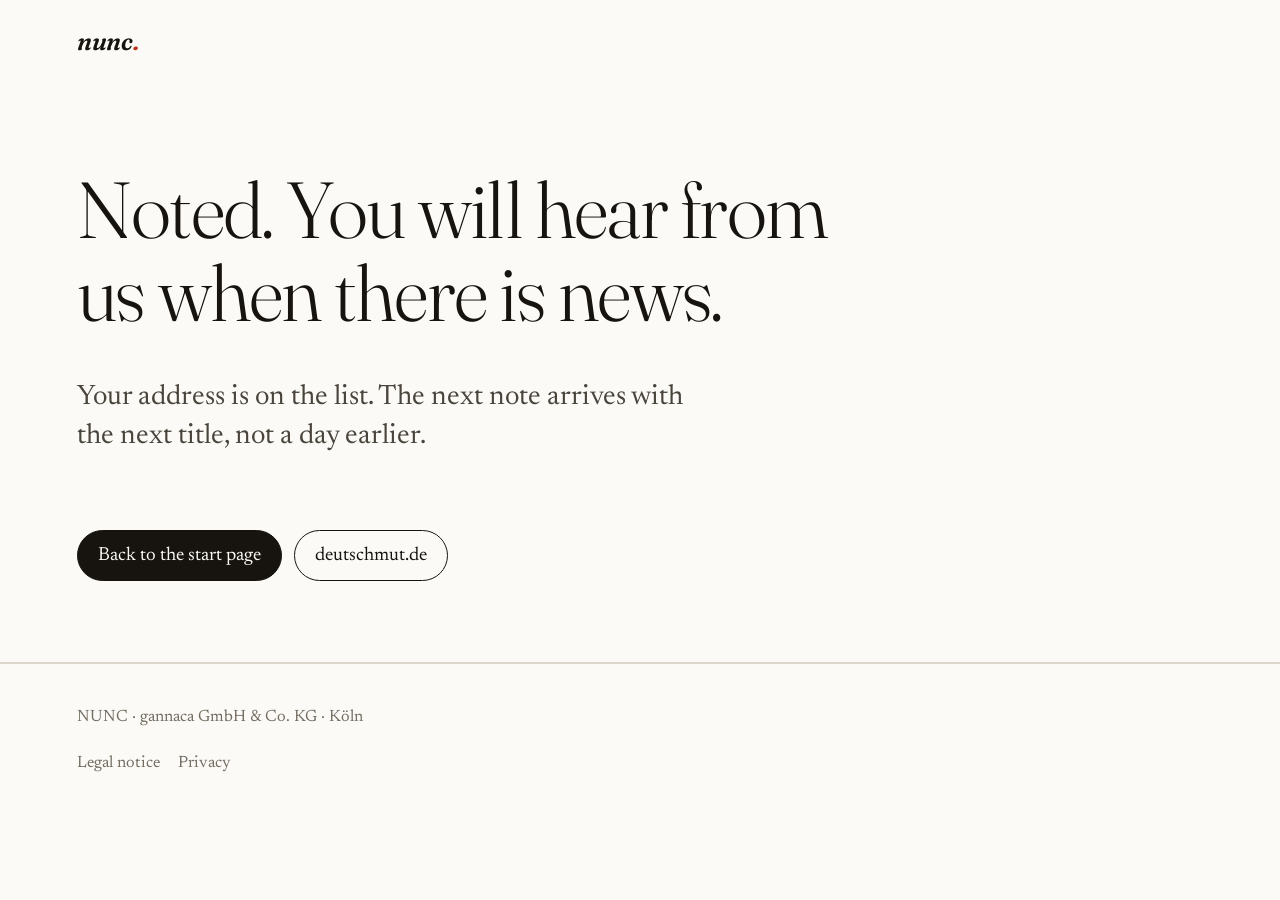
<file: en/thanks/index.html>
<!doctype html>
<html lang="en">
<head>
<meta charset="utf-8"><meta name="viewport" content="width=device-width, initial-scale=1">
<title>Thank you · NUNC</title><meta name="robots" content="noindex">
<link rel="icon" href="/assets/img/favicon.svg" type="image/svg+xml">
<link rel="stylesheet" href="/assets/nunc.css">
</head>
<body>
<header class="top"><a class="mark" href="/en/">nunc<span>.</span></a></header>
<main id="main">
<section class="hero">
  <h1 class="seq">Noted. You will hear from us when there is news.</h1>
  <p class="lede seq">Your address is on the list. The next note arrives with the next title, not a day earlier.</p>
  <div class="actions seq"><a class="btn" href="/en/">Back to the start page</a><a class="btn ghost" href="https://www.deutschmut.de" target="_blank" rel="noopener">deutschmut.de</a></div>
</section>
</main>
<footer><div>NUNC · gannaca GmbH &amp; Co. KG · Köln</div><div class="legal"><a href="https://gannaca.com/impressum/">Legal notice</a><a href="https://gannaca.com/datenschutz/">Privacy</a></div></footer>
</body></html>
</file>
<file: assets/nunc.css>
@import url("/assets/fonts/fonts.css");

:root {
  --paper: #fbfaf7;
  --paper-2: #f1eee7;
  --ink: #17140f;
  --ink-2: #4a453c;
  --muted: #736c61;
  --rule: #dcd7cc;
  --rubrum: #b8321a;
  --rubrum-ink: #8e2412;
  --font-display: "Fraunces", Georgia, serif;
  --font-text: "Newsreader", Georgia, "Times New Roman", serif;
  --measure: 62ch;
  --gutter: clamp(20px, 6vw, 96px);
}
@media (prefers-color-scheme: dark) {
  :root {
    --paper: #121110;
    --paper-2: #1c1a17;
    --ink: #ede8df;
    --ink-2: #c9c2b5;
    --muted: #948c7e;
    --rule: #2c2925;
    --rubrum: #e2532f;
    --rubrum-ink: #f07a5b;
  }
}

* { box-sizing: border-box; }
html { scroll-behavior: smooth; -webkit-text-size-adjust: 100%; }
body {
  margin: 0;
  background: var(--paper);
  color: var(--ink);
  font-family: var(--font-text);
  font-size: clamp(17px, 1.05vw + 12px, 20px);
  line-height: 1.55;
  font-optical-sizing: auto;
  font-feature-settings: "kern", "liga", "onum";
}
a { color: inherit; text-decoration-thickness: 1px; text-underline-offset: 0.18em; }
a:hover { color: var(--rubrum); }
a:focus-visible, button:focus-visible, input:focus-visible {
  outline: 2px solid var(--rubrum);
  outline-offset: 3px;
  border-radius: 2px;
}
::selection { background: var(--rubrum); color: #fff; }

.skip { position: absolute; left: -999px; top: 8px; background: var(--ink); color: var(--paper); padding: 8px 12px; }
.skip:focus { left: 8px; z-index: 50; }

/* ---------- header ---------- */
.top {
  display: flex; align-items: baseline; justify-content: space-between;
  padding: 22px var(--gutter) 0;
  font-size: 0.85em;
}
.top .mark { font-family: var(--font-display); font-style: italic; font-weight: 600; font-size: 1.45em; letter-spacing: -0.01em; text-decoration: none; }
.top .mark span { color: var(--rubrum); }
.top nav { display: flex; gap: 22px; }
.top nav a { text-decoration: none; padding: 10px 0; }
.top nav a[aria-current] { color: var(--rubrum); }

/* ---------- hero ---------- */
.hero {
  padding: clamp(56px, 12vh, 140px) var(--gutter) clamp(48px, 9vh, 110px);
  display: grid;
  grid-template-columns: minmax(0, 1fr);
  gap: clamp(28px, 5vh, 56px);
  border-bottom: 1px solid var(--rule);
}
.hero .kicker { margin: 0; color: var(--muted); font-size: 0.9em; }
.hero h1 {
  font-family: var(--font-display);
  font-weight: 300;
  font-size: clamp(2.2rem, 6.2vw, 5.4rem);
  line-height: 1.04;
  letter-spacing: -0.022em;
  margin: 0;
  max-width: 18ch;
  text-wrap: balance;
}
.hero h1 em { font-style: italic; font-weight: 600; color: var(--rubrum); }
.hero .lede {
  font-size: clamp(1.05em, 1.4vw + 0.6em, 1.4em);
  line-height: 1.4;
  max-width: 40ch;
  margin: 0;
  color: var(--ink-2);
}
.nunc {
  display: grid; gap: 6px;
  padding-top: clamp(24px, 5vh, 48px);
  border-top: 1px solid var(--rule);
}
.nunc .word {
  font-family: var(--font-display);
  font-style: italic; font-weight: 600;
  font-size: clamp(4.4rem, 15vw, 15rem);
  line-height: 0.9;
  letter-spacing: -0.04em;
  margin: 0 0 0 -0.04em;
}
.nunc .word i { color: var(--rubrum); font-style: inherit; }
.nunc .colophon { margin: 0; color: var(--muted); font-size: 0.95em; font-variant-numeric: tabular-nums; }
.rotor { margin: 6px 0 0; font-family: var(--font-display); font-weight: 300; font-size: clamp(1.25rem, 2.4vw, 2rem); line-height: 1.2; letter-spacing: -0.015em; max-width: 28ch; min-height: 2.4em; }
.rotor span { display: inline-block; transition: opacity 420ms ease-out, transform 420ms ease-out; }
.rotor span.out { opacity: 0; transform: translateY(-6px); }

/* ---------- Fragen ---------- */
.qlist { border-top: 1px solid var(--rule); max-width: var(--measure); }
.q { border-bottom: 1px solid var(--rule); }
.q summary { list-style: none; cursor: pointer; padding: 16px 32px 16px 0; position: relative; font-family: var(--font-display); font-weight: 300; font-size: clamp(1.1rem, 1.6vw, 1.45rem); line-height: 1.25; letter-spacing: -0.01em; transition: color 180ms ease-out; }
.q summary::-webkit-details-marker { display: none; }
.q summary::after { content: "+"; position: absolute; right: 4px; top: 14px; color: var(--rubrum); font-size: 1.2em; line-height: 1; transition: transform 200ms ease-out; }
.q[open] summary::after { transform: rotate(45deg); }
.q summary:hover { color: var(--rubrum); }
.q p { margin: -4px 0 18px; padding-right: 32px; font-size: 0.92em; color: var(--ink-2); max-width: none; }
.q p a { color: var(--rubrum-ink); }
.qcta { margin-top: 28px; }

/* ---------- sections ---------- */
section { padding: clamp(56px, 10vh, 120px) var(--gutter); }
section + section { border-top: 1px solid var(--rule); }
h2 {
  font-family: var(--font-display);
  font-weight: 300;
  font-size: clamp(1.7rem, 3.4vw, 2.8rem);
  line-height: 1.12;
  letter-spacing: -0.015em;
  margin: 0 0 0.7em;
  max-width: 24ch;
  text-wrap: balance;
}
p { margin: 0 0 1.1em; max-width: var(--measure); }
p:last-child { margin-bottom: 0; }
.two { display: grid; grid-template-columns: minmax(0, 1fr); gap: 40px; }
@media (min-width: 900px) {
  .two { grid-template-columns: 5fr 7fr; gap: clamp(40px, 6vw, 96px); align-items: start; }
  .two > h2 { position: sticky; top: 32px; }
}

/* Drei Eigenschaften als Marginalien */
.claims { list-style: none; margin: 32px 0 0; padding: 0; display: grid; gap: 0; border-top: 1px solid var(--rule); max-width: var(--measure); }
.claims li { display: grid; grid-template-columns: 9.5em 1fr; gap: 16px; padding: 18px 0; border-bottom: 1px solid var(--rule); }
.claims b { font-family: var(--font-display); font-style: italic; font-weight: 600; color: var(--rubrum); font-size: 1.15em; line-height: 1.3; }
@media (max-width: 560px) { .claims li { grid-template-columns: 1fr; gap: 4px; } }

/* ---------- first title ---------- */
.title-block { display: grid; gap: 36px; }
@media (min-width: 900px) { .title-block { grid-template-columns: 7fr 5fr; gap: clamp(40px, 6vw, 96px); align-items: center; } }
.cover {
  position: relative; margin: 0;
  transform: rotate(-1.5deg);
  transition: transform 300ms ease-out;
}
.cover img { width: 100%; height: auto; display: block; border-radius: 3px; box-shadow: 0 30px 60px -30px rgba(0,0,0,.55), 0 2px 4px rgba(0,0,0,.15); }
.cover:hover { transform: rotate(0deg) translateY(-2px); }
.cover figcaption { margin-top: 12px; font-size: 0.85em; color: var(--muted); }
.facts { list-style: none; padding: 0; margin: 24px 0 0; display: grid; grid-template-columns: repeat(auto-fit, minmax(150px, 1fr)); gap: 18px 24px; max-width: var(--measure); }
.facts li { border-top: 1px solid var(--rule); padding-top: 10px; font-size: 0.92em; color: var(--ink-2); }
.facts strong { display: block; font-family: var(--font-display); font-weight: 600; font-size: 1.55em; line-height: 1.1; color: var(--ink); letter-spacing: -0.01em; }
.ordinal { color: var(--rubrum); font-family: var(--font-display); font-style: italic; margin: 0 0 12px; }

/* ---------- buttons ---------- */
.btn {
  display: inline-flex; align-items: center; gap: 10px;
  min-height: 48px; padding: 10px 20px;
  border: 1.5px solid var(--ink); border-radius: 999px;
  background: var(--ink); color: var(--paper);
  font-family: var(--font-text); font-size: 0.95em; text-decoration: none; cursor: pointer;
  transition: transform 180ms ease-out, background 180ms ease-out, border-color 180ms ease-out, color 180ms ease-out;
}
.btn:hover { background: var(--rubrum); border-color: var(--rubrum); color: #fff; transform: translateY(-1px); }
.btn.ghost { background: transparent; color: var(--ink); }
.btn.ghost:hover { background: transparent; color: var(--rubrum); }
.actions { display: flex; flex-wrap: wrap; gap: 12px; margin-top: 28px; }

/* ---------- newsletter ---------- */
.nl { display: grid; gap: 14px; max-width: 560px; margin-top: 8px; }
.nl label { font-size: 0.85em; color: var(--muted); }
.nl .row { display: flex; gap: 10px; flex-wrap: wrap; }
.nl input[type="email"] {
  flex: 1 1 260px; min-height: 48px; padding: 8px 14px;
  font: inherit; font-size: 1em;
  color: var(--ink); background: var(--paper-2);
  border: 1.5px solid var(--rule); border-radius: 999px;
  transition: border-color 180ms ease-out;
}
.nl input[type="email"]:focus { border-color: var(--rubrum); outline: none; }
.nl small { color: var(--muted); font-size: 0.8em; line-height: 1.5; max-width: 52ch; }
.hp { position: absolute; left: -9999px; }

.socials { list-style: none; padding: 0; margin: 28px 0 0; display: flex; flex-wrap: wrap; gap: 8px 22px; font-size: 0.95em; }
.socials a { text-decoration: none; padding: 10px 0; display: inline-block; border-bottom: 1px solid var(--rule); }
.socials a:hover { border-color: var(--rubrum); }

/* ---------- footer ---------- */
footer {
  border-top: 1px solid var(--rule);
  padding: 40px var(--gutter) 60px;
  font-size: 0.82em; color: var(--muted); line-height: 1.6;
  display: grid; gap: 14px;
}
footer .legal { display: flex; flex-wrap: wrap; gap: 6px 18px; }
footer a { text-decoration: none; padding: 6px 0; display: inline-block; }
footer .mark { font-family: var(--font-display); font-style: italic; font-weight: 600; font-size: 1.3em; color: var(--ink); }

/* ---------- motion ---------- */
.reveal { transition: opacity 480ms ease-out, transform 480ms ease-out; }
.reveal.pre { opacity: 0; transform: translateY(14px); }
.reveal.in { opacity: 1; transform: none; }
.hero .seq { opacity: 0; transform: translateY(10px); animation: rise 600ms ease-out forwards; }
.hero .seq:nth-child(1) { animation-delay: 60ms; }
.hero .seq:nth-child(2) { animation-delay: 220ms; }
.hero .seq:nth-child(3) { animation-delay: 380ms; }
.hero .seq:nth-child(4) { animation-delay: 620ms; }
@keyframes rise { to { opacity: 1; transform: none; } }
.nunc .word i { animation: blink 2.2s steps(1) infinite 1.4s; }
@keyframes blink { 0%, 55% { opacity: 1; } 56%, 60% { opacity: 0.25; } 61%, 100% { opacity: 1; } }

@media (prefers-reduced-motion: reduce) {
  html { scroll-behavior: auto; }
  .reveal, .hero .seq { opacity: 1; transform: none; animation: none; transition: none; }
  .nunc .word i { animation: none; }
  .cover { transform: none; }
  .btn:hover { transform: none; }
}
</file>
